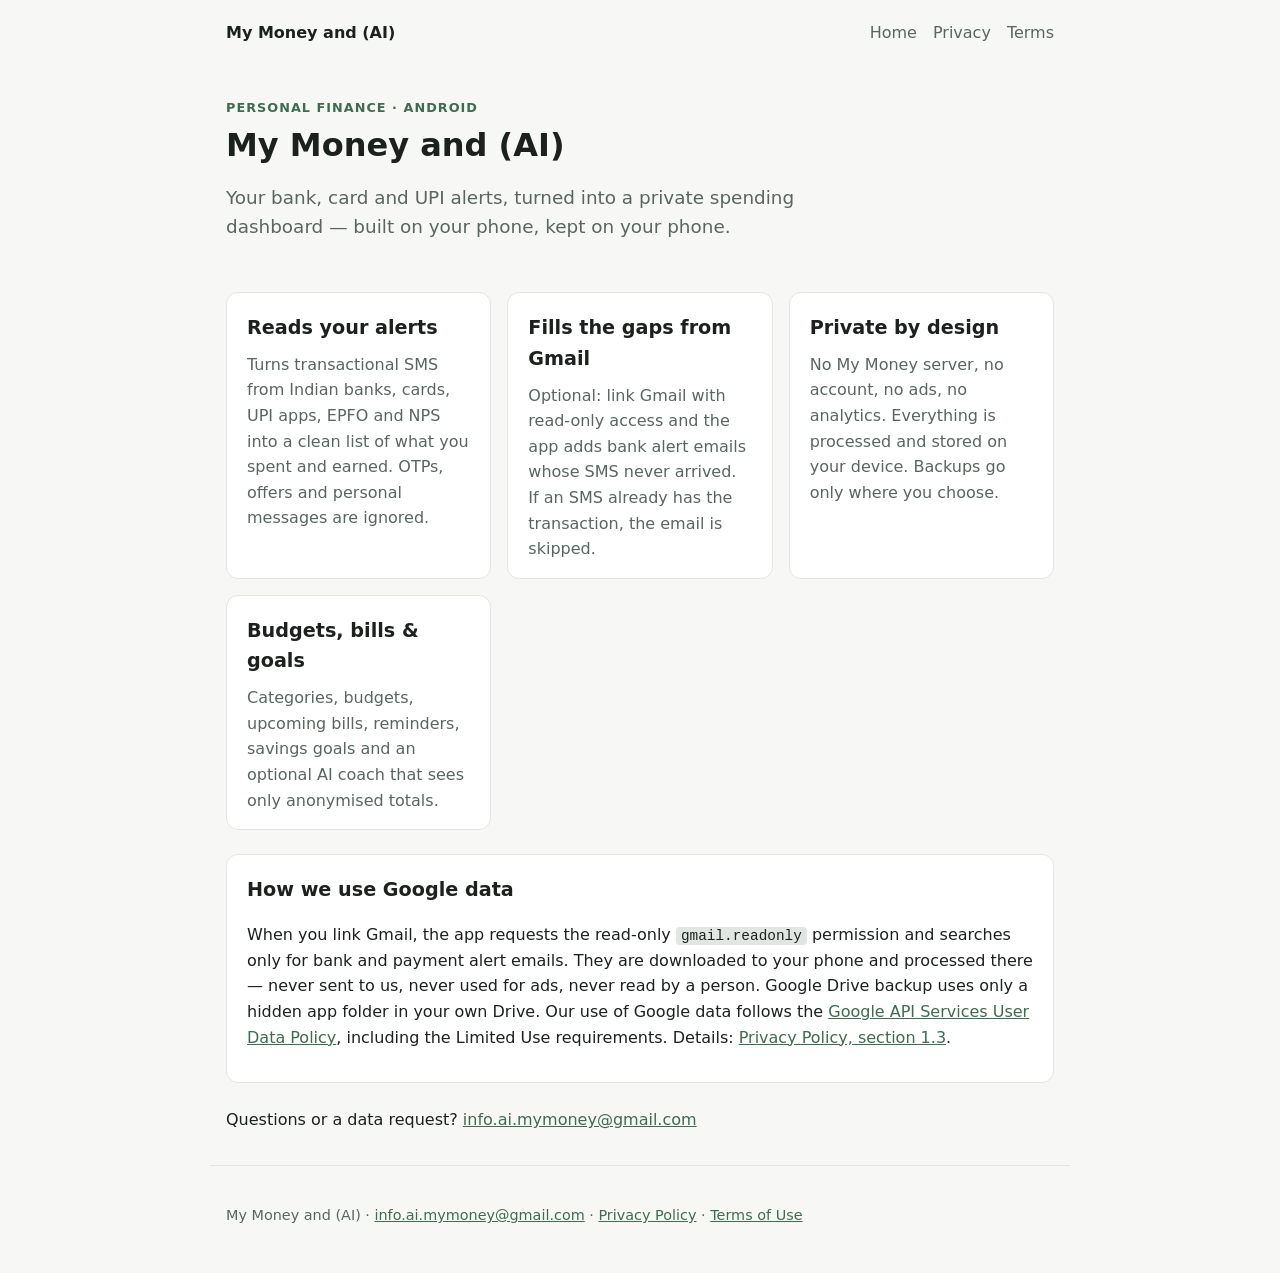
<file: index.html>
<!doctype html>
<html lang="en">
<head>
<meta charset="utf-8">
<meta name="viewport" content="width=device-width, initial-scale=1">
<title>My Money and (AI) — private spending dashboard</title>
<meta name="description" content="Turns bank, card and UPI alerts into a private spending dashboard on your phone.">
<link rel="stylesheet" href="style.css">
</head>
<body>
<header>
  <a class="brand" href="./">My Money and (AI)</a>
  <nav><a href="./">Home</a><a href="privacy.html">Privacy</a><a href="terms.html">Terms</a></nav>
</header>
<main>
<section class="hero">
  <p class="eyebrow">Personal finance · Android</p>
  <h1>My Money and (AI)</h1>
  <p class="lead">Your bank, card and UPI alerts, turned into a private spending dashboard — built on your phone, kept on your phone.</p>
</section>

<section class="grid">
  <div class="card">
    <h2>Reads your alerts</h2>
    <p>Turns transactional SMS from Indian banks, cards, UPI apps, EPFO and NPS into a clean list of what you spent and earned. OTPs, offers and personal messages are ignored.</p>
  </div>
  <div class="card">
    <h2>Fills the gaps from Gmail</h2>
    <p>Optional: link Gmail with read-only access and the app adds bank alert emails whose SMS never arrived. If an SMS already has the transaction, the email is skipped.</p>
  </div>
  <div class="card">
    <h2>Private by design</h2>
    <p>No My Money server, no account, no ads, no analytics. Everything is processed and stored on your device. Backups go only where you choose.</p>
  </div>
  <div class="card">
    <h2>Budgets, bills &amp; goals</h2>
    <p>Categories, budgets, upcoming bills, reminders, savings goals and an optional AI coach that sees only anonymised totals.</p>
  </div>
</section>

<section class="note">
  <h2>How we use Google data</h2>
  <p>When you link Gmail, the app requests the read-only <code>gmail.readonly</code> permission and searches only for bank and payment alert emails. They are downloaded to your phone and processed there — never sent to us, never used for ads, never read by a person. Google Drive backup uses only a hidden app folder in your own Drive. Our use of Google data follows the <a href="https://developers.google.com/terms/api-services-user-data-policy">Google API Services User Data Policy</a>, including the Limited Use requirements. Details: <a href="privacy.html#13-gmail-alert-emails-optional-off-by-default">Privacy Policy, section 1.3</a>.</p>
</section>

<section class="contact">
  <p>Questions or a data request? <a href="mailto:info.ai.mymoney@gmail.com">info.ai.mymoney@gmail.com</a></p>
</section>

</main>
<footer>
  <p>My Money and (AI) · <a href="mailto:info.ai.mymoney@gmail.com">info.ai.mymoney@gmail.com</a> ·
  <a href="privacy.html">Privacy Policy</a> · <a href="terms.html">Terms of Use</a></p>
</footer>
</body>
</html>
</file>
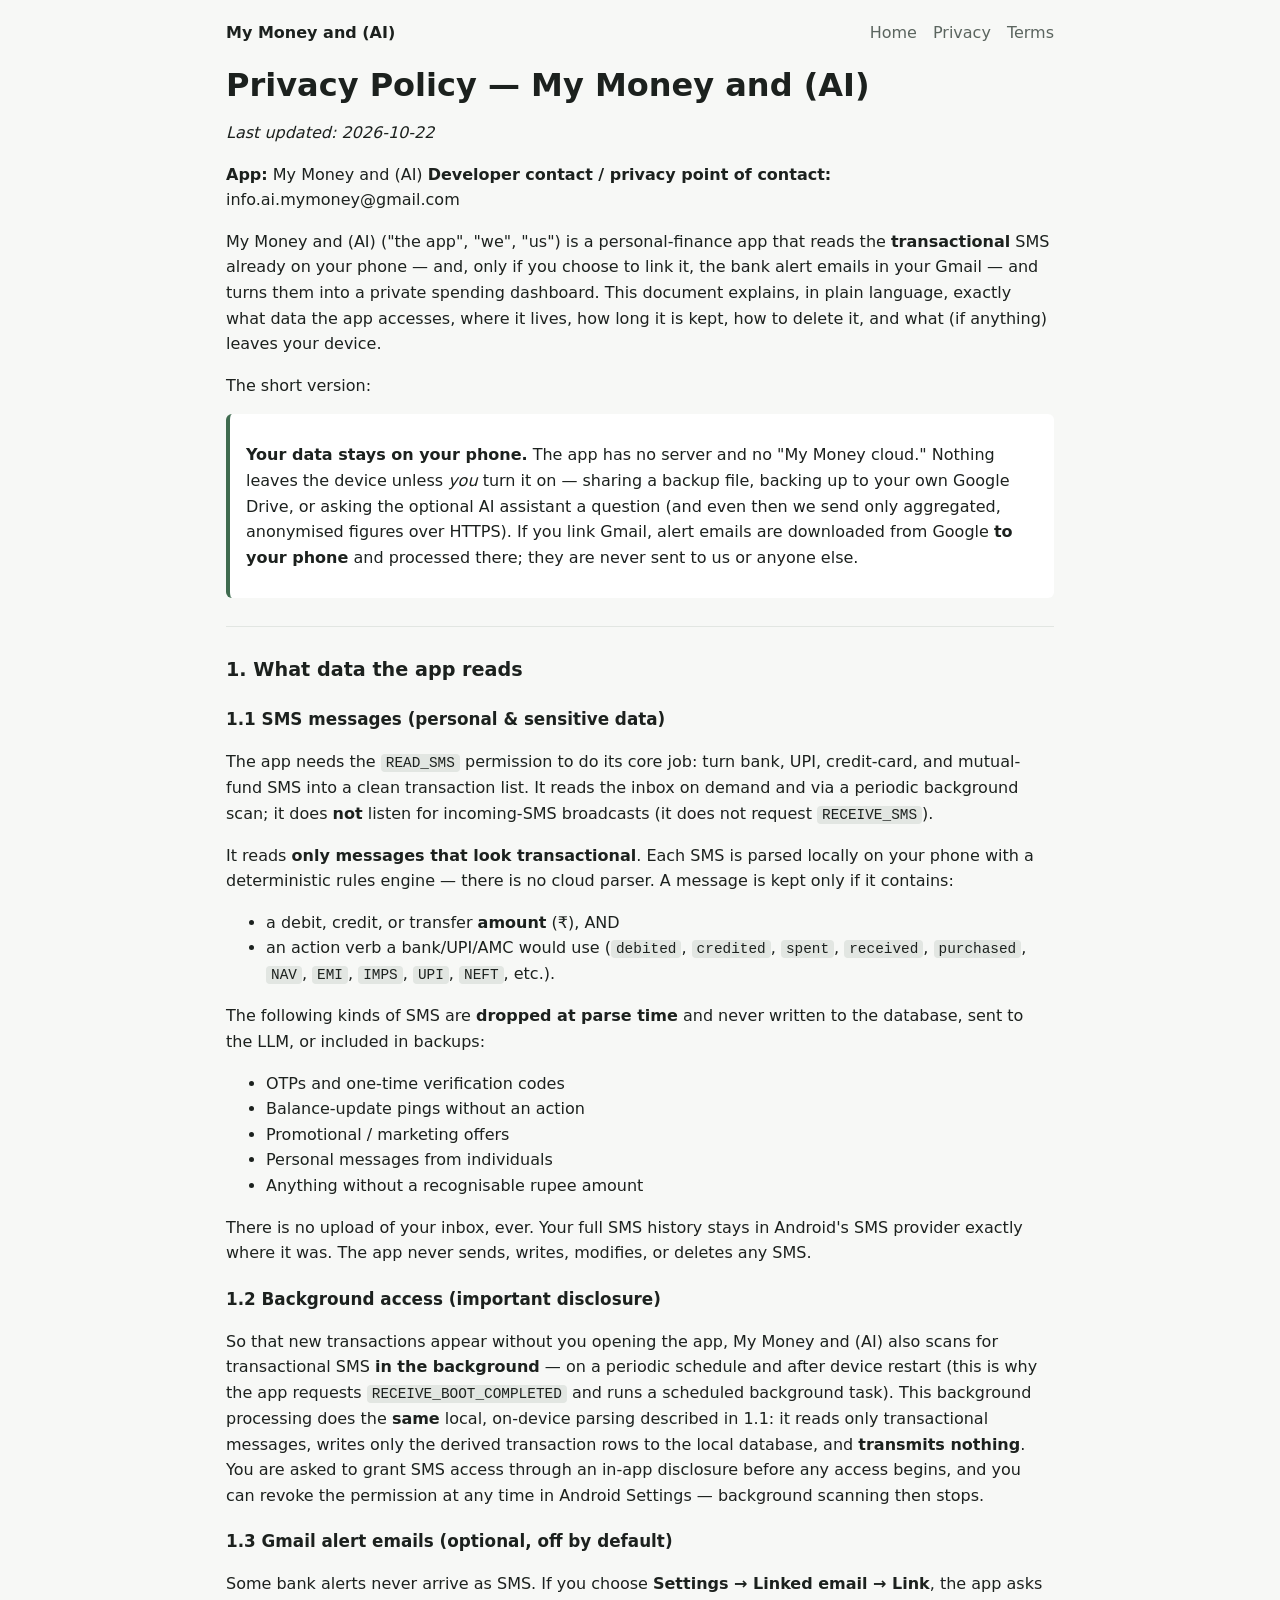
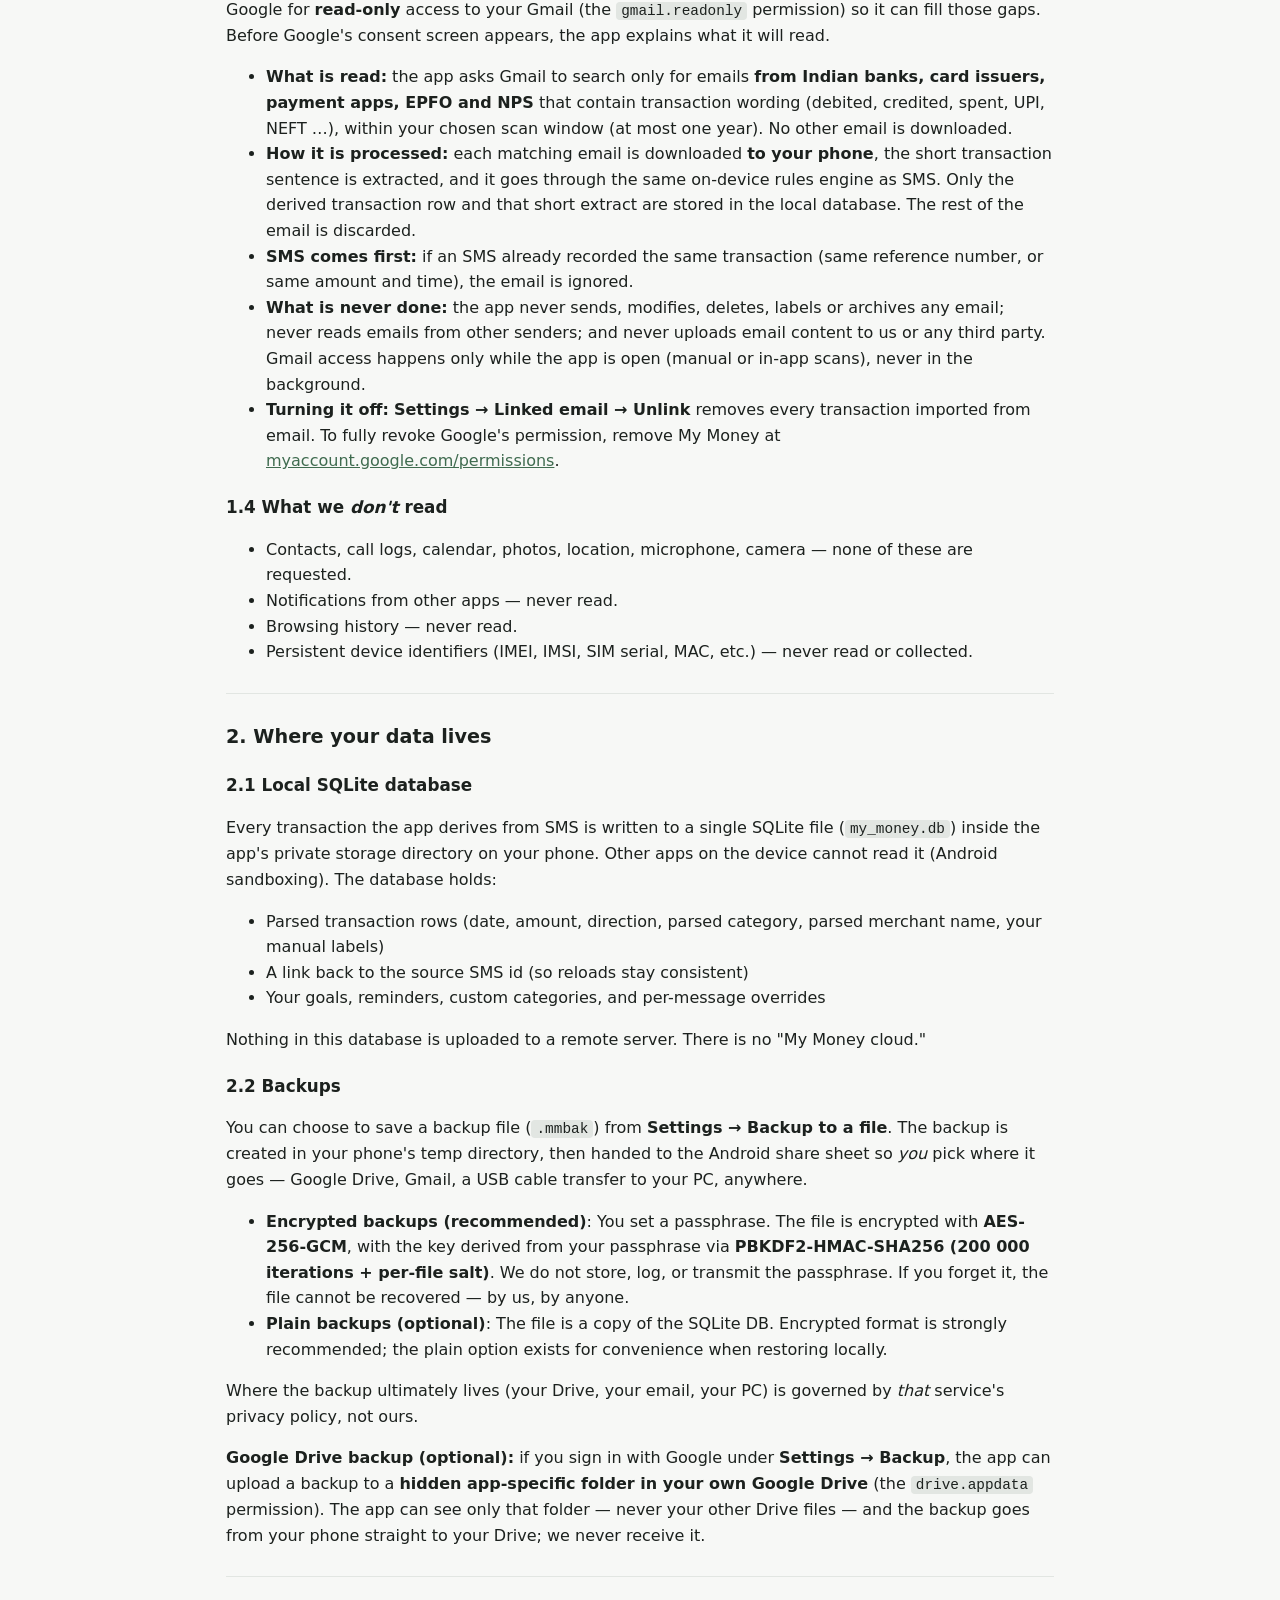
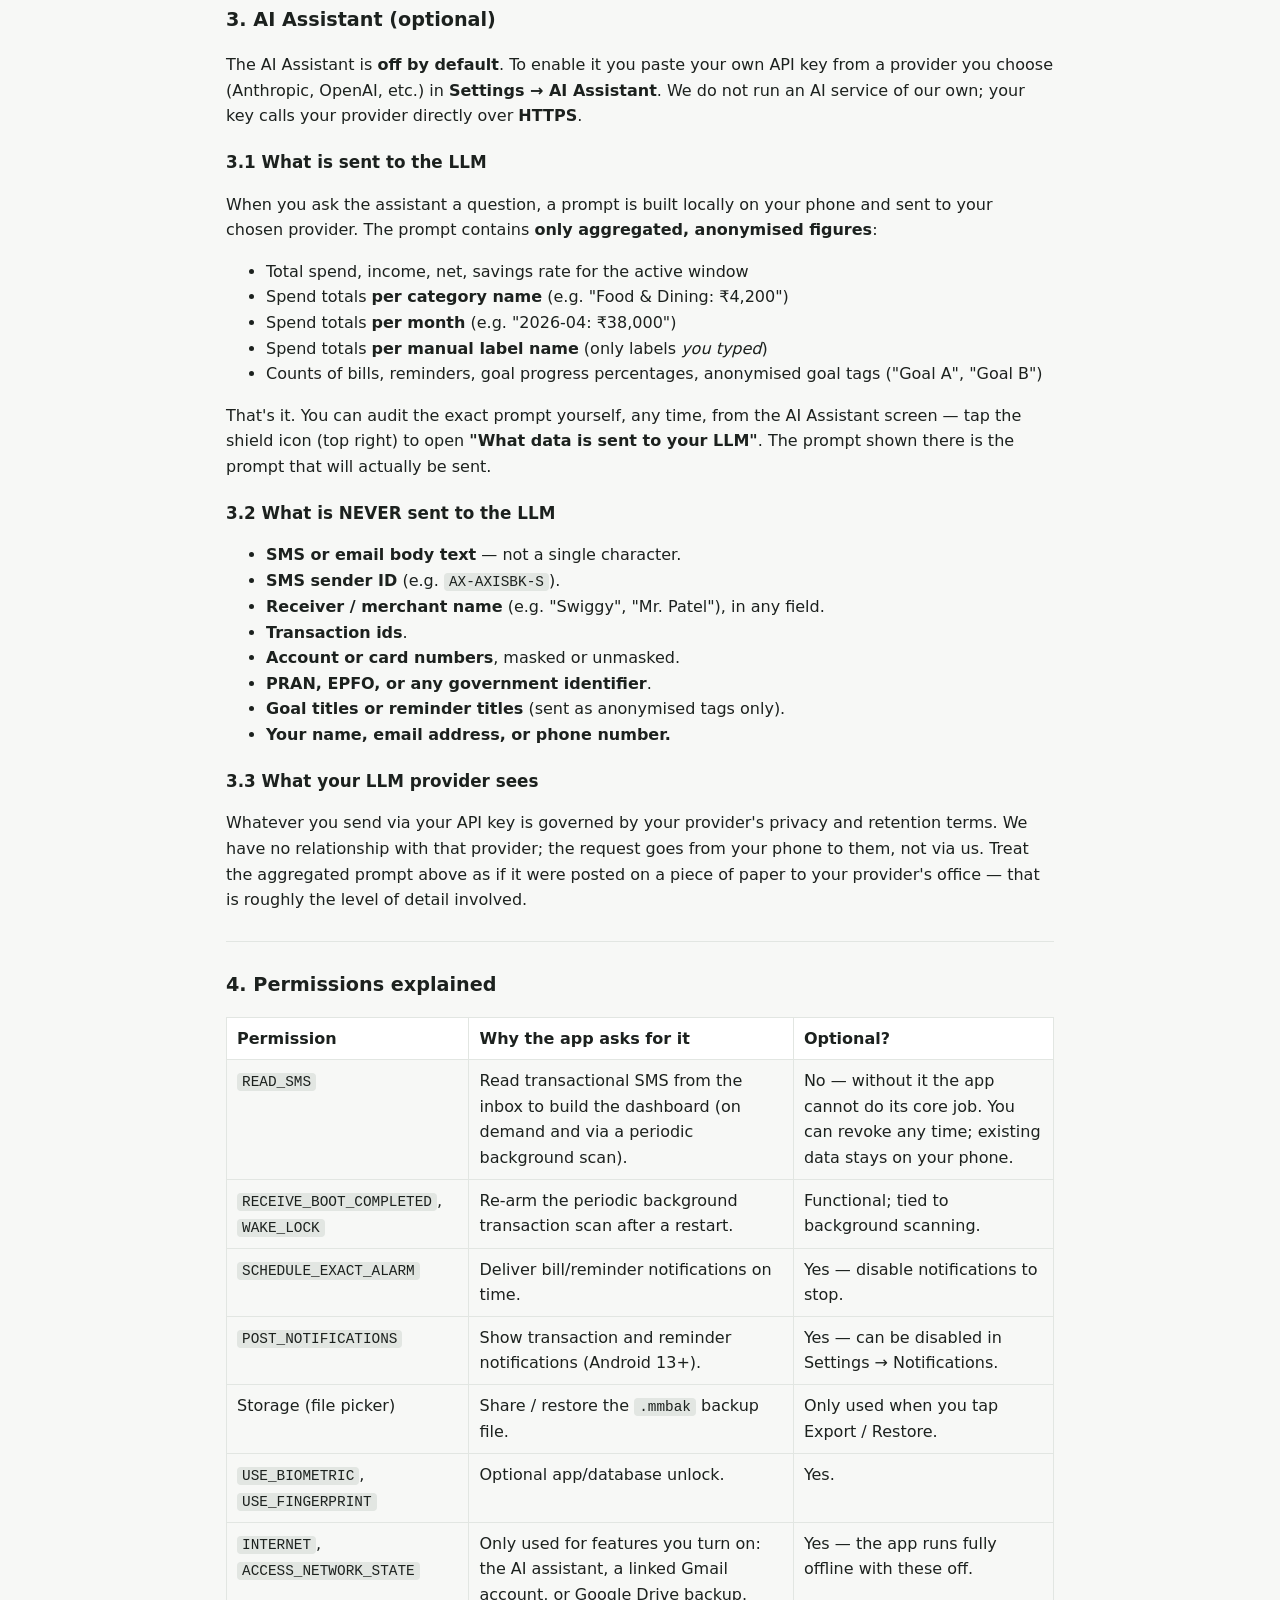
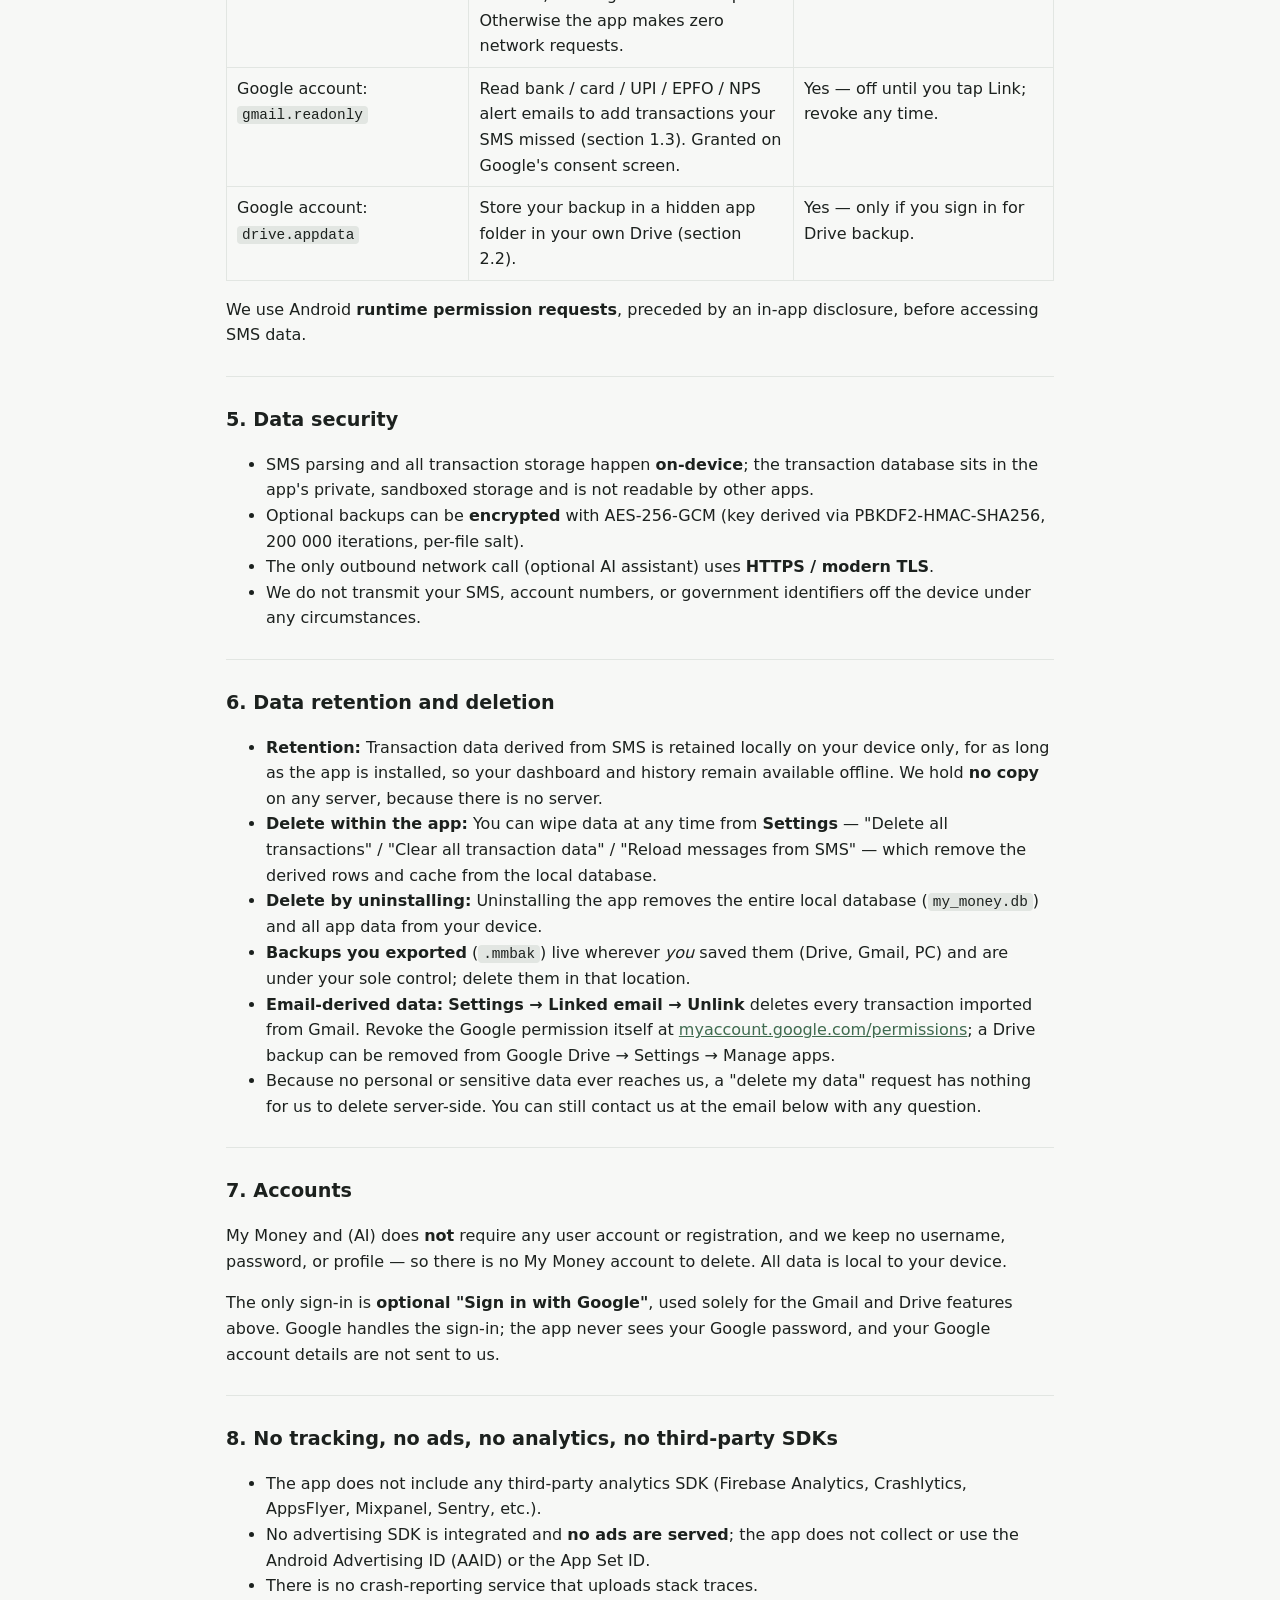
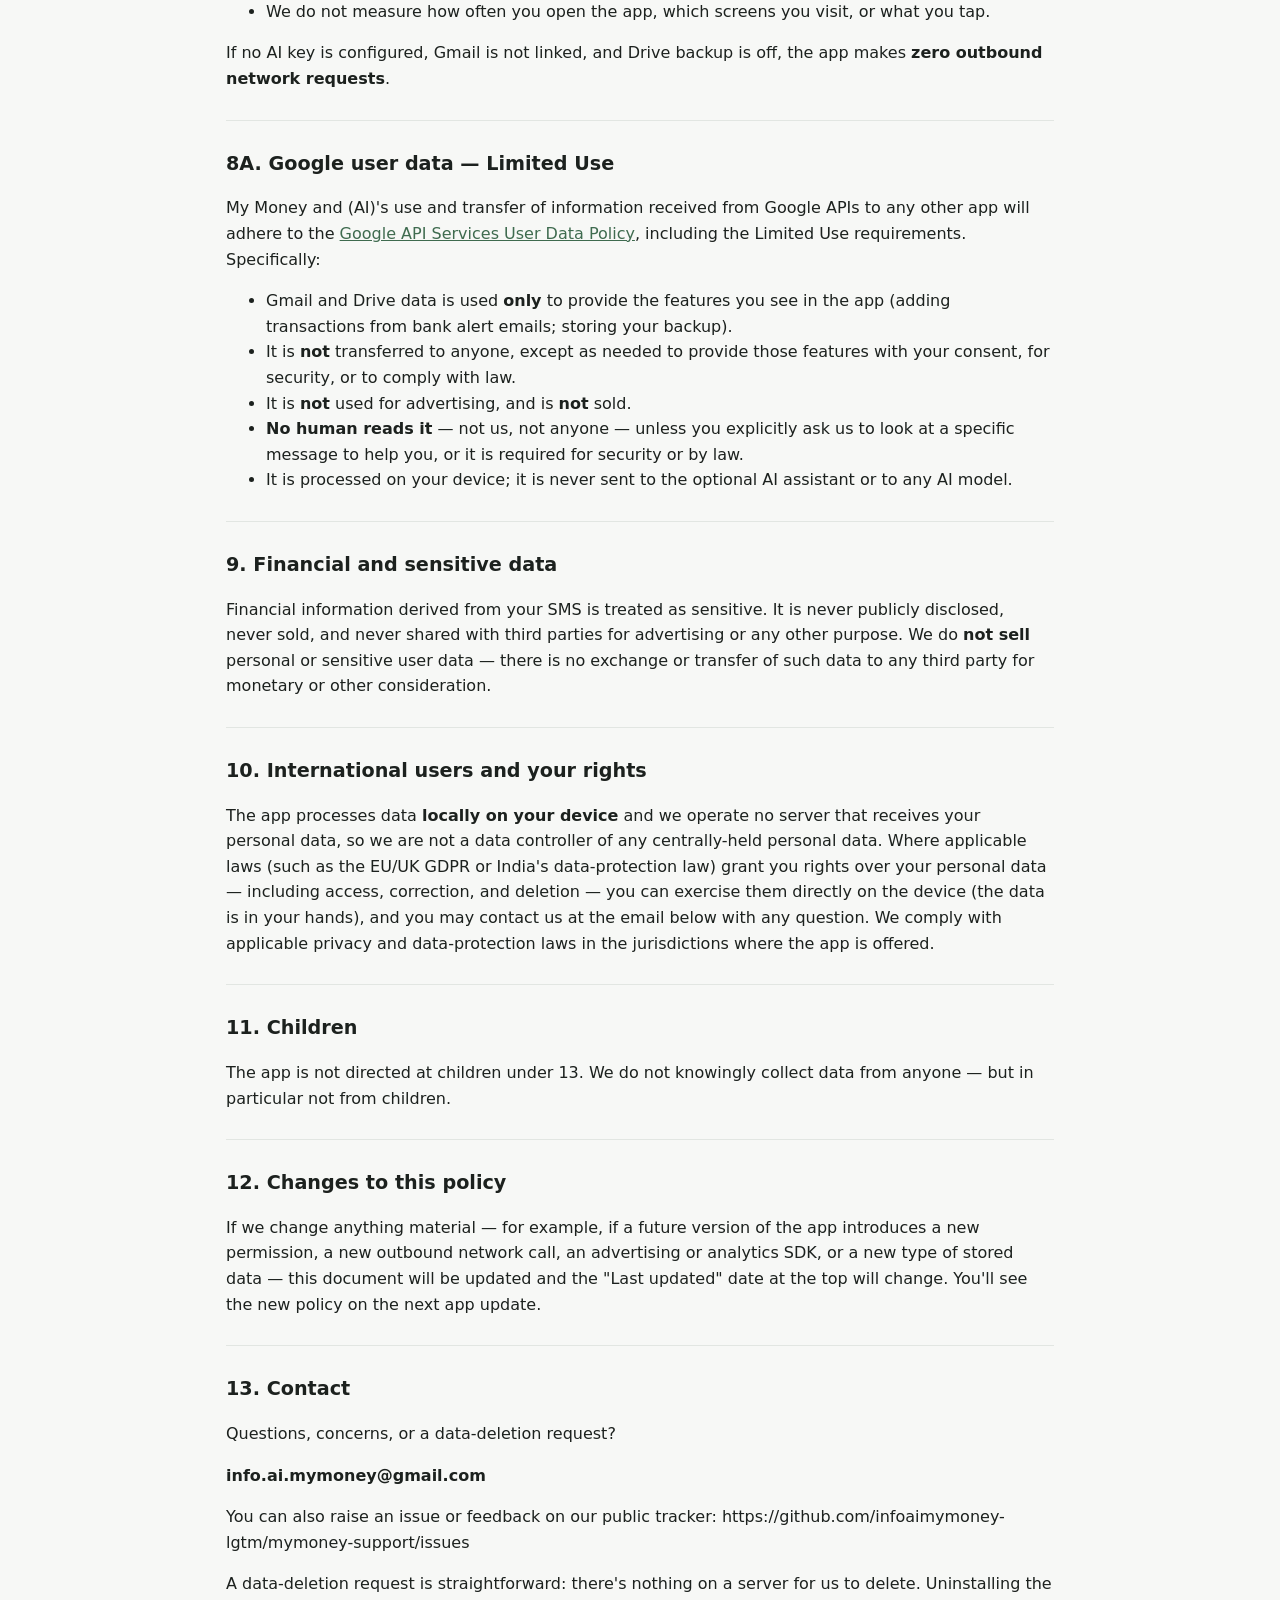
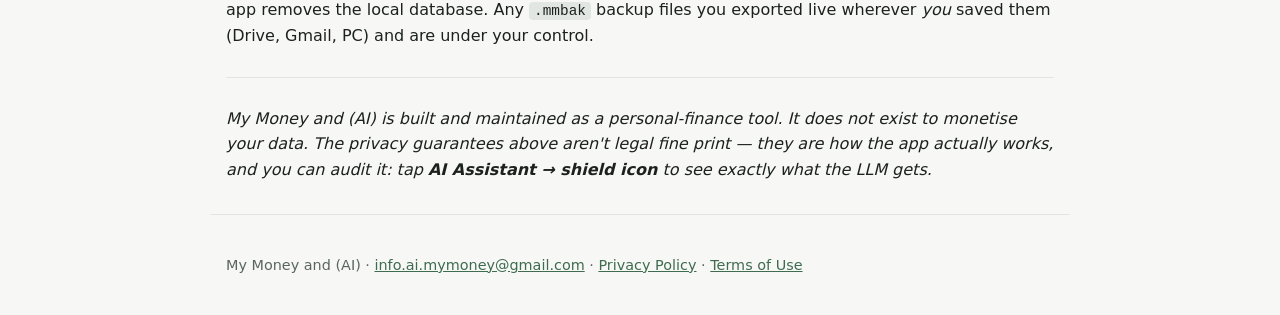
<file: privacy.html>
<!doctype html>
<html lang="en">
<head>
<meta charset="utf-8">
<meta name="viewport" content="width=device-width, initial-scale=1">
<title>Privacy Policy — My Money and (AI)</title>
<meta name="description" content="How My Money and (AI) handles SMS, Gmail and Google Drive data.">
<link rel="stylesheet" href="style.css">
</head>
<body>
<header>
  <a class="brand" href="./">My Money and (AI)</a>
  <nav><a href="./">Home</a><a href="privacy.html">Privacy</a><a href="terms.html">Terms</a></nav>
</header>
<main>
<h1 id="privacy-policy-my-money-and-ai">Privacy Policy — My Money and (AI)</h1>
<p><em>Last updated: 2026-10-22</em></p>
<p><strong>App:</strong> My Money and (AI)
<strong>Developer contact / privacy point of contact:</strong> info.ai.mymoney@gmail.com</p>
<p>My Money and (AI) ("the app", "we", "us") is a personal-finance app that reads the <strong>transactional</strong> SMS already on your phone — and, only if you choose to link it, the bank alert emails in your Gmail — and turns them into a private spending dashboard. This document explains, in plain language, exactly what data the app accesses, where it lives, how long it is kept, how to delete it, and what (if anything) leaves your device.</p>
<p>The short version:</p>
<blockquote>
<p><strong>Your data stays on your phone.</strong> The app has no server and no "My Money cloud." Nothing leaves the device unless <em>you</em> turn it on — sharing a backup file, backing up to your own Google Drive, or asking the optional AI assistant a question (and even then we send only aggregated, anonymised figures over HTTPS). If you link Gmail, alert emails are downloaded from Google <strong>to your phone</strong> and processed there; they are never sent to us or anyone else.</p>
</blockquote>
<hr />
<h2 id="1-what-data-the-app-reads">1. What data the app reads</h2>
<h3 id="11-sms-messages-personal-sensitive-data">1.1 SMS messages (personal &amp; sensitive data)</h3>
<p>The app needs the <code>READ_SMS</code> permission to do its core job: turn bank, UPI, credit-card, and mutual-fund SMS into a clean transaction list. It reads the inbox on demand and via a periodic background scan; it does <strong>not</strong> listen for incoming-SMS broadcasts (it does not request <code>RECEIVE_SMS</code>).</p>
<p>It reads <strong>only messages that look transactional</strong>. Each SMS is parsed locally on your phone with a deterministic rules engine — there is no cloud parser. A message is kept only if it contains:</p>
<ul>
<li>a debit, credit, or transfer <strong>amount</strong> (₹), AND</li>
<li>an action verb a bank/UPI/AMC would use (<code>debited</code>, <code>credited</code>, <code>spent</code>, <code>received</code>, <code>purchased</code>, <code>NAV</code>, <code>EMI</code>, <code>IMPS</code>, <code>UPI</code>, <code>NEFT</code>, etc.).</li>
</ul>
<p>The following kinds of SMS are <strong>dropped at parse time</strong> and never written to the database, sent to the LLM, or included in backups:</p>
<ul>
<li>OTPs and one-time verification codes</li>
<li>Balance-update pings without an action</li>
<li>Promotional / marketing offers</li>
<li>Personal messages from individuals</li>
<li>Anything without a recognisable rupee amount</li>
</ul>
<p>There is no upload of your inbox, ever. Your full SMS history stays in Android's SMS provider exactly where it was. The app never sends, writes, modifies, or deletes any SMS.</p>
<h3 id="12-background-access-important-disclosure">1.2 Background access (important disclosure)</h3>
<p>So that new transactions appear without you opening the app, My Money and (AI) also scans for transactional SMS <strong>in the background</strong> — on a periodic schedule and after device restart (this is why the app requests <code>RECEIVE_BOOT_COMPLETED</code> and runs a scheduled background task). This background processing does the <strong>same</strong> local, on-device parsing described in 1.1: it reads only transactional messages, writes only the derived transaction rows to the local database, and <strong>transmits nothing</strong>. You are asked to grant SMS access through an in-app disclosure before any access begins, and you can revoke the permission at any time in Android Settings — background scanning then stops.</p>
<h3 id="13-gmail-alert-emails-optional-off-by-default">1.3 Gmail alert emails (optional, off by default)</h3>
<p>Some bank alerts never arrive as SMS. If you choose <strong>Settings → Linked email → Link</strong>, the app asks Google for <strong>read-only</strong> access to your Gmail (the <code>gmail.readonly</code> permission) so it can fill those gaps. Before Google's consent screen appears, the app explains what it will read.</p>
<ul>
<li><strong>What is read:</strong> the app asks Gmail to search only for emails <strong>from Indian banks, card issuers, payment apps, EPFO and NPS</strong> that contain transaction wording (debited, credited, spent, UPI, NEFT …), within your chosen scan window (at most one year). No other email is downloaded.</li>
<li><strong>How it is processed:</strong> each matching email is downloaded <strong>to your phone</strong>, the short transaction sentence is extracted, and it goes through the same on-device rules engine as SMS. Only the derived transaction row and that short extract are stored in the local database. The rest of the email is discarded.</li>
<li><strong>SMS comes first:</strong> if an SMS already recorded the same transaction (same reference number, or same amount and time), the email is ignored.</li>
<li><strong>What is never done:</strong> the app never sends, modifies, deletes, labels or archives any email; never reads emails from other senders; and never uploads email content to us or any third party. Gmail access happens only while the app is open (manual or in-app scans), never in the background.</li>
<li><strong>Turning it off:</strong> <strong>Settings → Linked email → Unlink</strong> removes every transaction imported from email. To fully revoke Google's permission, remove My Money at <a href="https://myaccount.google.com/permissions">myaccount.google.com/permissions</a>.</li>
</ul>
<h3 id="14-what-we-dont-read">1.4 What we <em>don't</em> read</h3>
<ul>
<li>Contacts, call logs, calendar, photos, location, microphone, camera — none of these are requested.</li>
<li>Notifications from other apps — never read.</li>
<li>Browsing history — never read.</li>
<li>Persistent device identifiers (IMEI, IMSI, SIM serial, MAC, etc.) — never read or collected.</li>
</ul>
<hr />
<h2 id="2-where-your-data-lives">2. Where your data lives</h2>
<h3 id="21-local-sqlite-database">2.1 Local SQLite database</h3>
<p>Every transaction the app derives from SMS is written to a single SQLite file (<code>my_money.db</code>) inside the app's private storage directory on your phone. Other apps on the device cannot read it (Android sandboxing). The database holds:</p>
<ul>
<li>Parsed transaction rows (date, amount, direction, parsed category, parsed merchant name, your manual labels)</li>
<li>A link back to the source SMS id (so reloads stay consistent)</li>
<li>Your goals, reminders, custom categories, and per-message overrides</li>
</ul>
<p>Nothing in this database is uploaded to a remote server. There is no "My Money cloud."</p>
<h3 id="22-backups">2.2 Backups</h3>
<p>You can choose to save a backup file (<code>.mmbak</code>) from <strong>Settings → Backup to a file</strong>. The backup is created in your phone's temp directory, then handed to the Android share sheet so <em>you</em> pick where it goes — Google Drive, Gmail, a USB cable transfer to your PC, anywhere.</p>
<ul>
<li><strong>Encrypted backups (recommended)</strong>: You set a passphrase. The file is encrypted with <strong>AES-256-GCM</strong>, with the key derived from your passphrase via <strong>PBKDF2-HMAC-SHA256 (200 000 iterations + per-file salt)</strong>. We do not store, log, or transmit the passphrase. If you forget it, the file cannot be recovered — by us, by anyone.</li>
<li><strong>Plain backups (optional)</strong>: The file is a copy of the SQLite DB. Encrypted format is strongly recommended; the plain option exists for convenience when restoring locally.</li>
</ul>
<p>Where the backup ultimately lives (your Drive, your email, your PC) is governed by <em>that</em> service's privacy policy, not ours.</p>
<p><strong>Google Drive backup (optional):</strong> if you sign in with Google under <strong>Settings → Backup</strong>, the app can upload a backup to a <strong>hidden app-specific folder in your own Google Drive</strong> (the <code>drive.appdata</code> permission). The app can see only that folder — never your other Drive files — and the backup goes from your phone straight to your Drive; we never receive it.</p>
<hr />
<h2 id="3-ai-assistant-optional">3. AI Assistant (optional)</h2>
<p>The AI Assistant is <strong>off by default</strong>. To enable it you paste your own API key from a provider you choose (Anthropic, OpenAI, etc.) in <strong>Settings → AI Assistant</strong>. We do not run an AI service of our own; your key calls your provider directly over <strong>HTTPS</strong>.</p>
<h3 id="31-what-is-sent-to-the-llm">3.1 What is sent to the LLM</h3>
<p>When you ask the assistant a question, a prompt is built locally on your phone and sent to your chosen provider. The prompt contains <strong>only aggregated, anonymised figures</strong>:</p>
<ul>
<li>Total spend, income, net, savings rate for the active window</li>
<li>Spend totals <strong>per category name</strong> (e.g. "Food &amp; Dining: ₹4,200")</li>
<li>Spend totals <strong>per month</strong> (e.g. "2026-04: ₹38,000")</li>
<li>Spend totals <strong>per manual label name</strong> (only labels <em>you typed</em>)</li>
<li>Counts of bills, reminders, goal progress percentages, anonymised goal tags ("Goal A", "Goal B")</li>
</ul>
<p>That's it. You can audit the exact prompt yourself, any time, from the AI Assistant screen — tap the shield icon (top right) to open <strong>"What data is sent to your LLM"</strong>. The prompt shown there is the prompt that will actually be sent.</p>
<h3 id="32-what-is-never-sent-to-the-llm">3.2 What is NEVER sent to the LLM</h3>
<ul>
<li><strong>SMS or email body text</strong> — not a single character.</li>
<li><strong>SMS sender ID</strong> (e.g. <code>AX-AXISBK-S</code>).</li>
<li><strong>Receiver / merchant name</strong> (e.g. "Swiggy", "Mr. Patel"), in any field.</li>
<li><strong>Transaction ids</strong>.</li>
<li><strong>Account or card numbers</strong>, masked or unmasked.</li>
<li><strong>PRAN, EPFO, or any government identifier</strong>.</li>
<li><strong>Goal titles or reminder titles</strong> (sent as anonymised tags only).</li>
<li><strong>Your name, email address, or phone number.</strong></li>
</ul>
<h3 id="33-what-your-llm-provider-sees">3.3 What your LLM provider sees</h3>
<p>Whatever you send via your API key is governed by your provider's privacy and retention terms. We have no relationship with that provider; the request goes from your phone to them, not via us. Treat the aggregated prompt above as if it were posted on a piece of paper to your provider's office — that is roughly the level of detail involved.</p>
<hr />
<h2 id="4-permissions-explained">4. Permissions explained</h2>
<table>
<thead>
<tr>
<th>Permission</th>
<th>Why the app asks for it</th>
<th>Optional?</th>
</tr>
</thead>
<tbody>
<tr>
<td><code>READ_SMS</code></td>
<td>Read transactional SMS from the inbox to build the dashboard (on demand and via a periodic background scan).</td>
<td>No — without it the app cannot do its core job. You can revoke any time; existing data stays on your phone.</td>
</tr>
<tr>
<td><code>RECEIVE_BOOT_COMPLETED</code>, <code>WAKE_LOCK</code></td>
<td>Re-arm the periodic background transaction scan after a restart.</td>
<td>Functional; tied to background scanning.</td>
</tr>
<tr>
<td><code>SCHEDULE_EXACT_ALARM</code></td>
<td>Deliver bill/reminder notifications on time.</td>
<td>Yes — disable notifications to stop.</td>
</tr>
<tr>
<td><code>POST_NOTIFICATIONS</code></td>
<td>Show transaction and reminder notifications (Android 13+).</td>
<td>Yes — can be disabled in Settings → Notifications.</td>
</tr>
<tr>
<td>Storage (file picker)</td>
<td>Share / restore the <code>.mmbak</code> backup file.</td>
<td>Only used when you tap Export / Restore.</td>
</tr>
<tr>
<td><code>USE_BIOMETRIC</code>, <code>USE_FINGERPRINT</code></td>
<td>Optional app/database unlock.</td>
<td>Yes.</td>
</tr>
<tr>
<td><code>INTERNET</code>, <code>ACCESS_NETWORK_STATE</code></td>
<td>Only used for features you turn on: the AI assistant, a linked Gmail account, or Google Drive backup. Otherwise the app makes zero network requests.</td>
<td>Yes — the app runs fully offline with these off.</td>
</tr>
<tr>
<td>Google account: <code>gmail.readonly</code></td>
<td>Read bank / card / UPI / EPFO / NPS alert emails to add transactions your SMS missed (section 1.3). Granted on Google's consent screen.</td>
<td>Yes — off until you tap Link; revoke any time.</td>
</tr>
<tr>
<td>Google account: <code>drive.appdata</code></td>
<td>Store your backup in a hidden app folder in your own Drive (section 2.2).</td>
<td>Yes — only if you sign in for Drive backup.</td>
</tr>
</tbody>
</table>
<p>We use Android <strong>runtime permission requests</strong>, preceded by an in-app disclosure, before accessing SMS data.</p>
<hr />
<h2 id="5-data-security">5. Data security</h2>
<ul>
<li>SMS parsing and all transaction storage happen <strong>on-device</strong>; the transaction database sits in the app's private, sandboxed storage and is not readable by other apps.</li>
<li>Optional backups can be <strong>encrypted</strong> with AES-256-GCM (key derived via PBKDF2-HMAC-SHA256, 200 000 iterations, per-file salt).</li>
<li>The only outbound network call (optional AI assistant) uses <strong>HTTPS / modern TLS</strong>.</li>
<li>We do not transmit your SMS, account numbers, or government identifiers off the device under any circumstances.</li>
</ul>
<hr />
<h2 id="6-data-retention-and-deletion">6. Data retention and deletion</h2>
<ul>
<li><strong>Retention:</strong> Transaction data derived from SMS is retained locally on your device only, for as long as the app is installed, so your dashboard and history remain available offline. We hold <strong>no copy</strong> on any server, because there is no server.</li>
<li><strong>Delete within the app:</strong> You can wipe data at any time from <strong>Settings</strong> — "Delete all transactions" / "Clear all transaction data" / "Reload messages from SMS" — which remove the derived rows and cache from the local database.</li>
<li><strong>Delete by uninstalling:</strong> Uninstalling the app removes the entire local database (<code>my_money.db</code>) and all app data from your device.</li>
<li><strong>Backups you exported</strong> (<code>.mmbak</code>) live wherever <em>you</em> saved them (Drive, Gmail, PC) and are under your sole control; delete them in that location.</li>
<li><strong>Email-derived data:</strong> <strong>Settings → Linked email → Unlink</strong> deletes every transaction imported from Gmail. Revoke the Google permission itself at <a href="https://myaccount.google.com/permissions">myaccount.google.com/permissions</a>; a Drive backup can be removed from Google Drive → Settings → Manage apps.</li>
<li>Because no personal or sensitive data ever reaches us, a "delete my data" request has nothing for us to delete server-side. You can still contact us at the email below with any question.</li>
</ul>
<hr />
<h2 id="7-accounts">7. Accounts</h2>
<p>My Money and (AI) does <strong>not</strong> require any user account or registration, and we keep no username, password, or profile — so there is no My Money account to delete. All data is local to your device.</p>
<p>The only sign-in is <strong>optional "Sign in with Google"</strong>, used solely for the Gmail and Drive features above. Google handles the sign-in; the app never sees your Google password, and your Google account details are not sent to us.</p>
<hr />
<h2 id="8-no-tracking-no-ads-no-analytics-no-third-party-sdks">8. No tracking, no ads, no analytics, no third-party SDKs</h2>
<ul>
<li>The app does not include any third-party analytics SDK (Firebase Analytics, Crashlytics, AppsFlyer, Mixpanel, Sentry, etc.).</li>
<li>No advertising SDK is integrated and <strong>no ads are served</strong>; the app does not collect or use the Android Advertising ID (AAID) or the App Set ID.</li>
<li>There is no crash-reporting service that uploads stack traces.</li>
<li>We do not measure how often you open the app, which screens you visit, or what you tap.</li>
</ul>
<p>If no AI key is configured, Gmail is not linked, and Drive backup is off, the app makes <strong>zero outbound network requests</strong>.</p>
<hr />
<h2 id="8a-google-user-data-limited-use">8A. Google user data — Limited Use</h2>
<p>My Money and (AI)'s use and transfer of information received from Google APIs to any other app will adhere to the <a href="https://developers.google.com/terms/api-services-user-data-policy">Google API Services User Data Policy</a>, including the Limited Use requirements. Specifically:</p>
<ul>
<li>Gmail and Drive data is used <strong>only</strong> to provide the features you see in the app (adding transactions from bank alert emails; storing your backup).</li>
<li>It is <strong>not</strong> transferred to anyone, except as needed to provide those features with your consent, for security, or to comply with law.</li>
<li>It is <strong>not</strong> used for advertising, and is <strong>not</strong> sold.</li>
<li><strong>No human reads it</strong> — not us, not anyone — unless you explicitly ask us to look at a specific message to help you, or it is required for security or by law.</li>
<li>It is processed on your device; it is never sent to the optional AI assistant or to any AI model.</li>
</ul>
<hr />
<h2 id="9-financial-and-sensitive-data">9. Financial and sensitive data</h2>
<p>Financial information derived from your SMS is treated as sensitive. It is never publicly disclosed, never sold, and never shared with third parties for advertising or any other purpose. We do <strong>not sell</strong> personal or sensitive user data — there is no exchange or transfer of such data to any third party for monetary or other consideration.</p>
<hr />
<h2 id="10-international-users-and-your-rights">10. International users and your rights</h2>
<p>The app processes data <strong>locally on your device</strong> and we operate no server that receives your personal data, so we are not a data controller of any centrally-held personal data. Where applicable laws (such as the EU/UK GDPR or India's data-protection law) grant you rights over your personal data — including access, correction, and deletion — you can exercise them directly on the device (the data is in your hands), and you may contact us at the email below with any question. We comply with applicable privacy and data-protection laws in the jurisdictions where the app is offered.</p>
<hr />
<h2 id="11-children">11. Children</h2>
<p>The app is not directed at children under 13. We do not knowingly collect data from anyone — but in particular not from children.</p>
<hr />
<h2 id="12-changes-to-this-policy">12. Changes to this policy</h2>
<p>If we change anything material — for example, if a future version of the app introduces a new permission, a new outbound network call, an advertising or analytics SDK, or a new type of stored data — this document will be updated and the "Last updated" date at the top will change. You'll see the new policy on the next app update.</p>
<hr />
<h2 id="13-contact">13. Contact</h2>
<p>Questions, concerns, or a data-deletion request?</p>
<p><strong>info.ai.mymoney@gmail.com</strong></p>
<p>You can also raise an issue or feedback on our public tracker: https://github.com/infoaimymoney-lgtm/mymoney-support/issues</p>
<p>A data-deletion request is straightforward: there's nothing on a server for us to delete. Uninstalling the app removes the local database. Any <code>.mmbak</code> backup files you exported live wherever <em>you</em> saved them (Drive, Gmail, PC) and are under your control.</p>
<hr />
<p><em>My Money and (AI) is built and maintained as a personal-finance tool. It does not exist to monetise your data. The privacy guarantees above aren't legal fine print — they are how the app actually works, and you can audit it: tap <strong>AI Assistant → shield icon</strong> to see exactly what the LLM gets.</em></p>
</main>
<footer>
  <p>My Money and (AI) · <a href="mailto:info.ai.mymoney@gmail.com">info.ai.mymoney@gmail.com</a> ·
  <a href="privacy.html">Privacy Policy</a> · <a href="terms.html">Terms of Use</a></p>
</footer>
</body>
</html>
</file>
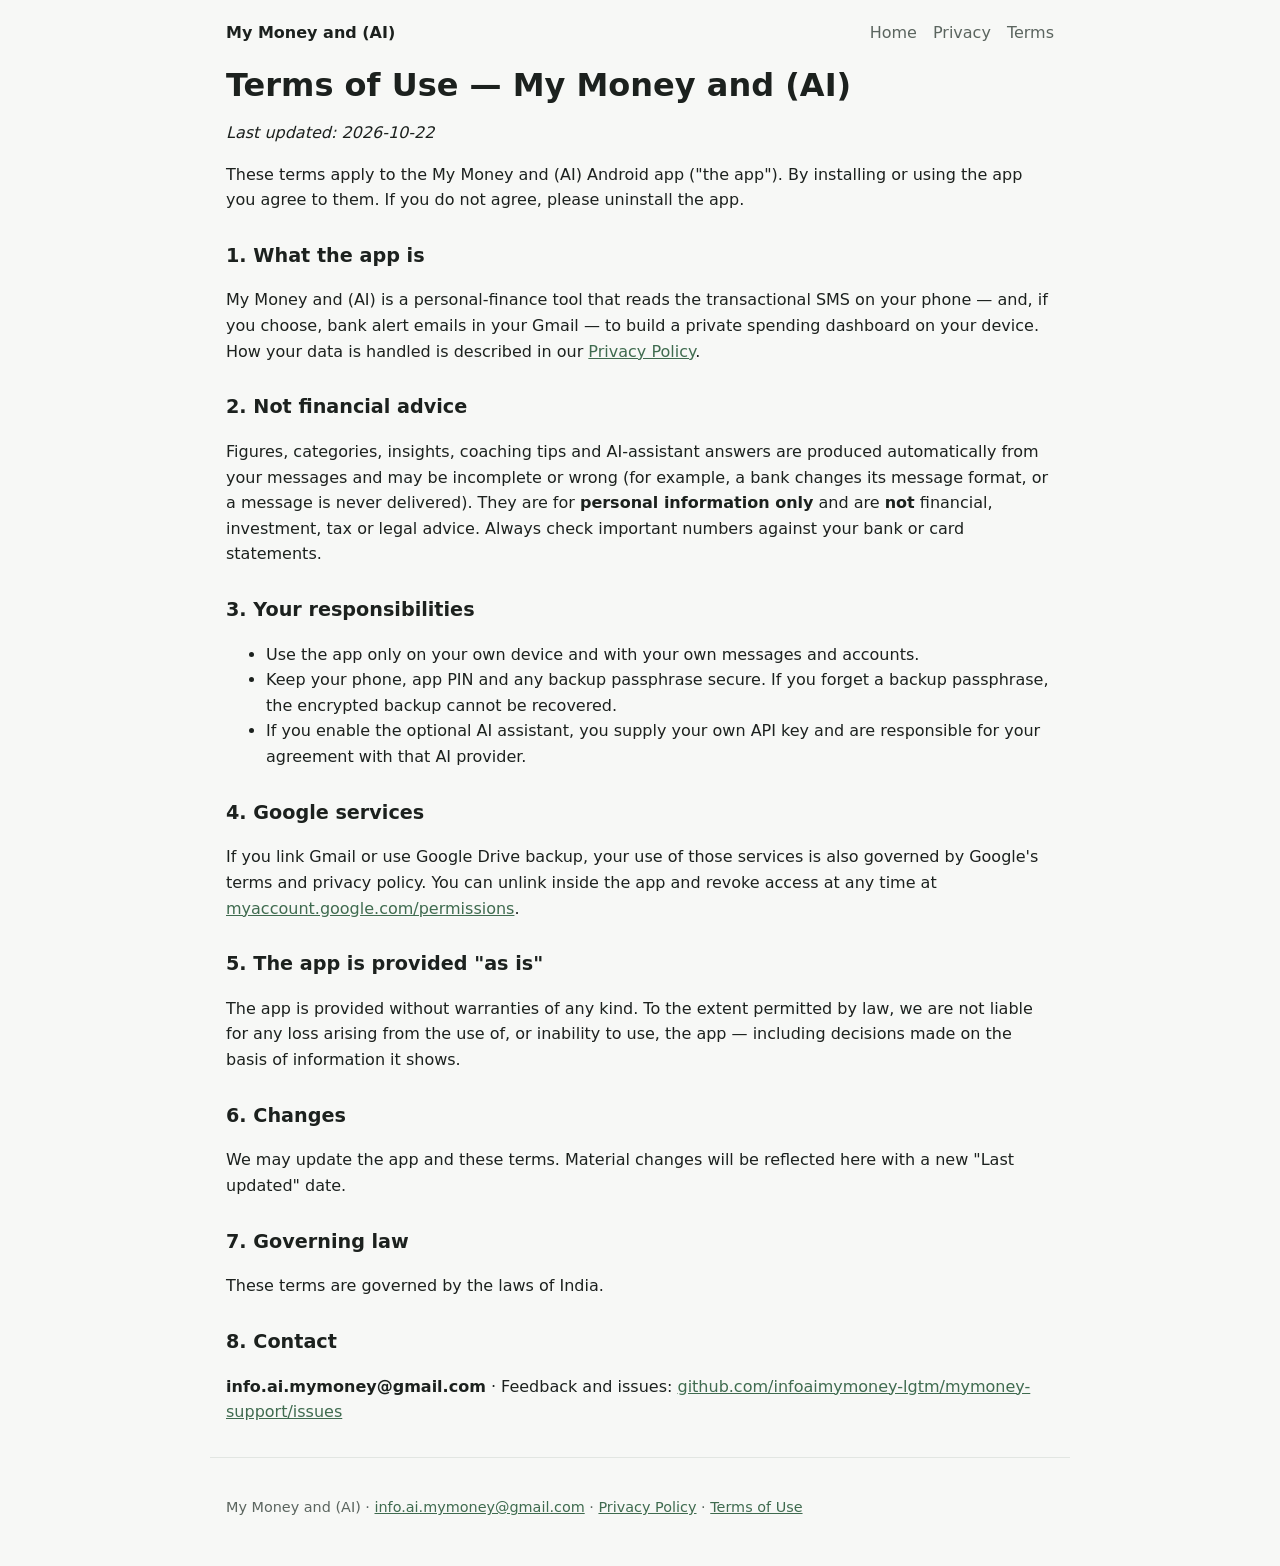
<file: terms.html>
<!doctype html>
<html lang="en">
<head>
<meta charset="utf-8">
<meta name="viewport" content="width=device-width, initial-scale=1">
<title>Terms of Use — My Money and (AI)</title>
<meta name="description" content="Terms of use for the My Money and (AI) app.">
<link rel="stylesheet" href="style.css">
</head>
<body>
<header>
  <a class="brand" href="./">My Money and (AI)</a>
  <nav><a href="./">Home</a><a href="privacy.html">Privacy</a><a href="terms.html">Terms</a></nav>
</header>
<main>
<h1 id="terms-of-use-my-money-and-ai">Terms of Use — My Money and (AI)</h1>
<p><em>Last updated: 2026-10-22</em></p>
<p>These terms apply to the My Money and (AI) Android app ("the app"). By installing or using the app you agree to them. If you do not agree, please uninstall the app.</p>
<h2 id="1-what-the-app-is">1. What the app is</h2>
<p>My Money and (AI) is a personal-finance tool that reads the transactional SMS on your phone — and, if you choose, bank alert emails in your Gmail — to build a private spending dashboard on your device. How your data is handled is described in our <a href="privacy.html">Privacy Policy</a>.</p>
<h2 id="2-not-financial-advice">2. Not financial advice</h2>
<p>Figures, categories, insights, coaching tips and AI-assistant answers are produced automatically from your messages and may be incomplete or wrong (for example, a bank changes its message format, or a message is never delivered). They are for <strong>personal information only</strong> and are <strong>not</strong> financial, investment, tax or legal advice. Always check important numbers against your bank or card statements.</p>
<h2 id="3-your-responsibilities">3. Your responsibilities</h2>
<ul>
<li>Use the app only on your own device and with your own messages and accounts.</li>
<li>Keep your phone, app PIN and any backup passphrase secure. If you forget a backup passphrase, the encrypted backup cannot be recovered.</li>
<li>If you enable the optional AI assistant, you supply your own API key and are responsible for your agreement with that AI provider.</li>
</ul>
<h2 id="4-google-services">4. Google services</h2>
<p>If you link Gmail or use Google Drive backup, your use of those services is also governed by Google's terms and privacy policy. You can unlink inside the app and revoke access at any time at <a href="https://myaccount.google.com/permissions">myaccount.google.com/permissions</a>.</p>
<h2 id="5-the-app-is-provided-as-is">5. The app is provided "as is"</h2>
<p>The app is provided without warranties of any kind. To the extent permitted by law, we are not liable for any loss arising from the use of, or inability to use, the app — including decisions made on the basis of information it shows.</p>
<h2 id="6-changes">6. Changes</h2>
<p>We may update the app and these terms. Material changes will be reflected here with a new "Last updated" date.</p>
<h2 id="7-governing-law">7. Governing law</h2>
<p>These terms are governed by the laws of India.</p>
<h2 id="8-contact">8. Contact</h2>
<p><strong>info.ai.mymoney@gmail.com</strong> · Feedback and issues: <a href="https://github.com/infoaimymoney-lgtm/mymoney-support/issues">github.com/infoaimymoney-lgtm/mymoney-support/issues</a></p>
</main>
<footer>
  <p>My Money and (AI) · <a href="mailto:info.ai.mymoney@gmail.com">info.ai.mymoney@gmail.com</a> ·
  <a href="privacy.html">Privacy Policy</a> · <a href="terms.html">Terms of Use</a></p>
</footer>
</body>
</html>
</file>
<file: style.css>
:root {
  --bg: #f7f8f6;
  --surface: #ffffff;
  --text: #1c211e;
  --muted: #5b655f;
  --accent: #3f6b4f;
  --border: #e2e6e2;
}
@media (prefers-color-scheme: dark) {
  :root {
    --bg: #121513;
    --surface: #1b1f1c;
    --text: #e7ebe8;
    --muted: #a3ada6;
    --accent: #8cc39f;
    --border: #2b312d;
  }
}
* { box-sizing: border-box; }
body {
  margin: 0;
  background: var(--bg);
  color: var(--text);
  font: 16px/1.6 system-ui, -apple-system, "Segoe UI", Roboto, sans-serif;
}
header, main, footer { max-width: 860px; margin: 0 auto; padding: 0 16px; }
header {
  display: flex; justify-content: space-between; align-items: center;
  flex-wrap: wrap; gap: 8px; padding-top: 20px; padding-bottom: 20px;
}
header .brand { font-weight: 700; color: var(--text); text-decoration: none; }
header nav a { margin-left: 16px; color: var(--muted); text-decoration: none; }
header nav a:hover { color: var(--accent); }
a { color: var(--accent); }
h1 { font-size: 2rem; line-height: 1.2; margin: 0 0 12px; }
h2 { font-size: 1.2rem; margin: 28px 0 8px; }
h3 { font-size: 1.05rem; margin: 20px 0 6px; }
code { font-size: 0.9em; background: var(--border); padding: 1px 5px; border-radius: 4px; }
blockquote {
  margin: 16px 0; padding: 12px 16px; background: var(--surface);
  border-left: 4px solid var(--accent); border-radius: 6px;
}
table { width: 100%; border-collapse: collapse; margin: 16px 0; display: block; overflow-x: auto; }
th, td { border: 1px solid var(--border); padding: 8px 10px; text-align: left; vertical-align: top; }
th { background: var(--surface); }
hr { border: 0; border-top: 1px solid var(--border); margin: 28px 0; }
.hero { padding: 32px 0 8px; }
.eyebrow { color: var(--accent); font-weight: 600; text-transform: uppercase; letter-spacing: 0.08em; font-size: 0.8rem; margin: 0 0 8px; }
.lead { font-size: 1.15rem; color: var(--muted); max-width: 640px; }
.grid { display: grid; grid-template-columns: repeat(auto-fit, minmax(240px, 1fr)); gap: 16px; margin: 24px 0; }
.card, .note { background: var(--surface); border: 1px solid var(--border); border-radius: 12px; padding: 16px 20px; }
.card h2, .note h2 { margin-top: 4px; }
.card p { color: var(--muted); margin: 0; }
.note { margin: 24px 0; }
.contact { margin: 24px 0 8px; }
footer { color: var(--muted); font-size: 0.9rem; padding-top: 24px; padding-bottom: 32px; border-top: 1px solid var(--border); margin-top: 32px; }
</file>
